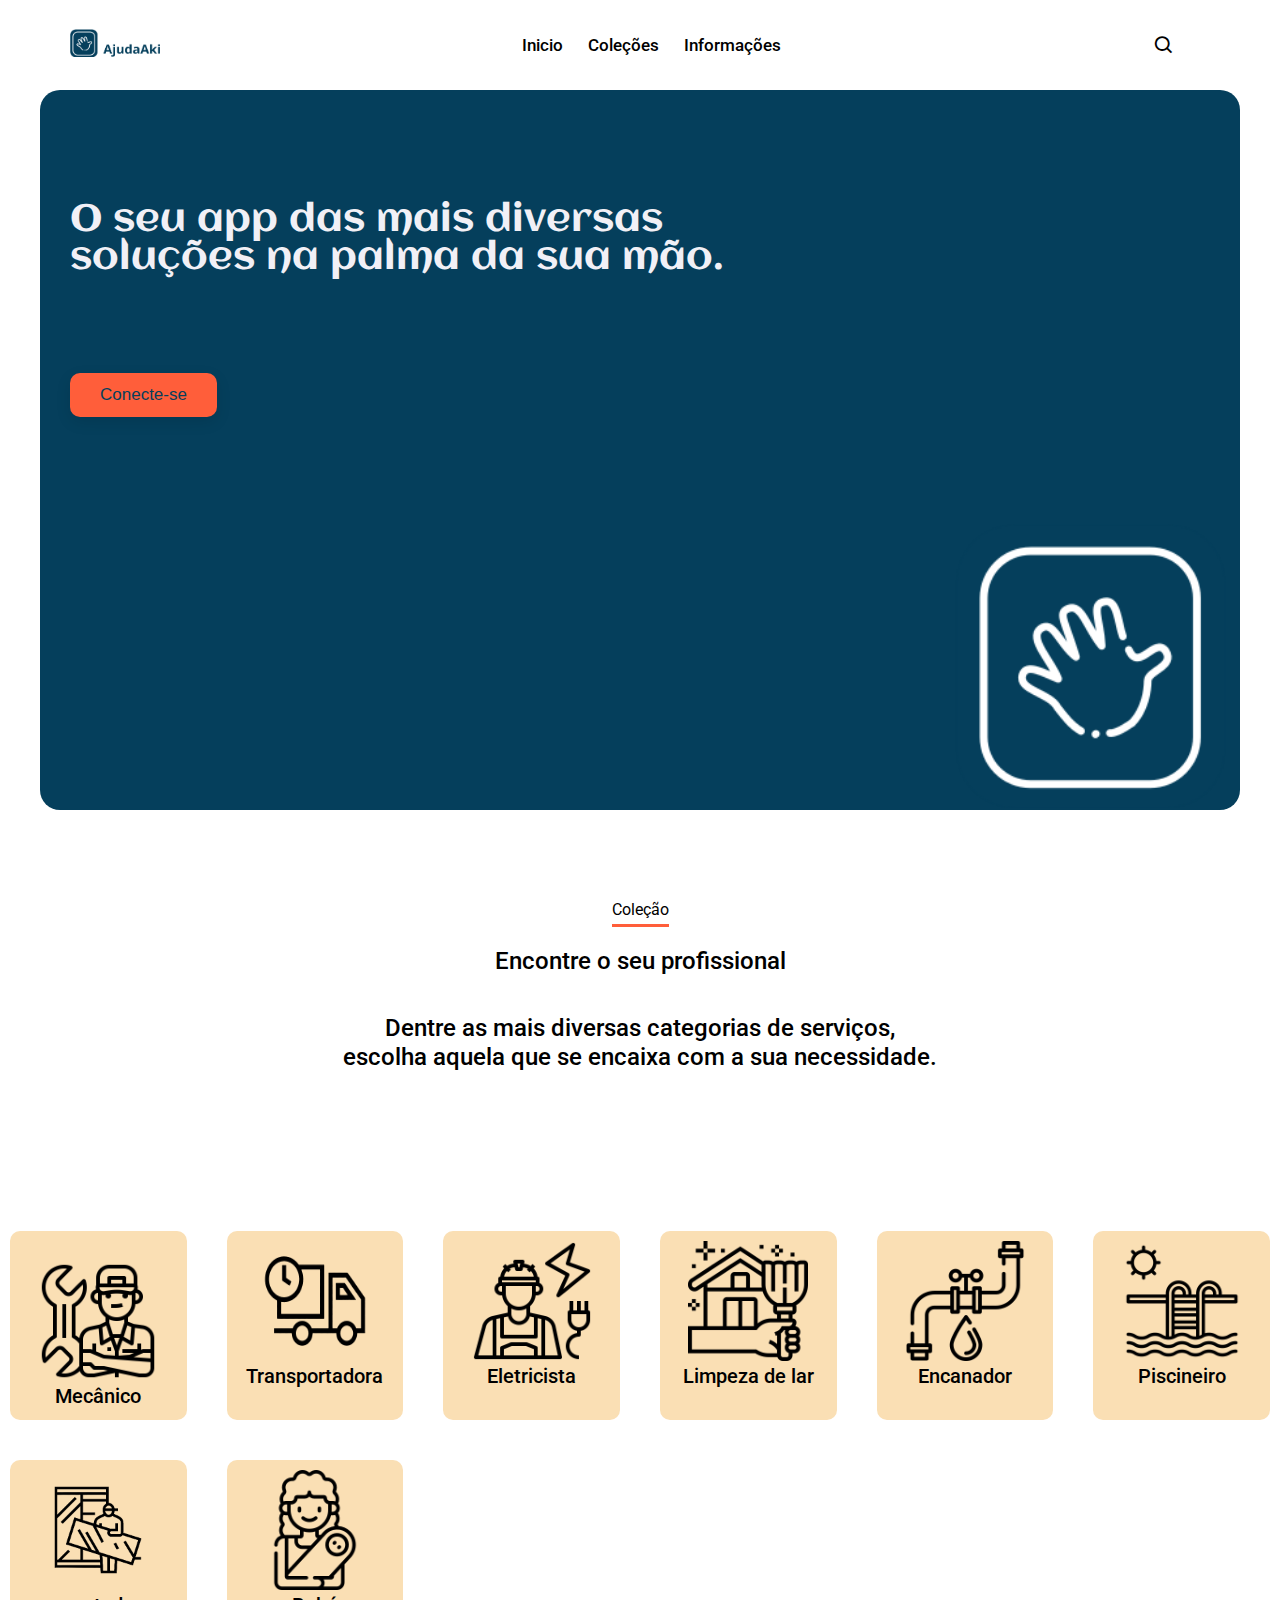
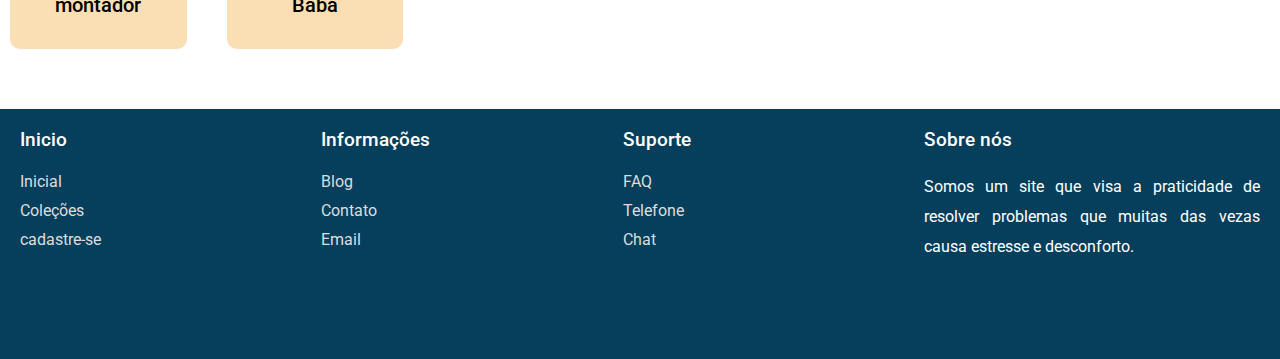
<file: index.html>
<!DOCTYPE html>
<html lang="pt-br">
  <head>
    <meta charset="UTF-8" />
    <meta http-equiv="X-UA-Compatible" content="IE=edge" />
    <meta name="viewport" content="width=device-width, initial-scale=1.0" />
     <!-- ====== Favicon ====== -->
    <link
    rel="shortcut icon"
    href="images/icone.jpg"
    type="image/x-icon" 
    />
    <!-- ====== Boxicons ====== -->
    <link
      href="https://unpkg.com/boxicons@2.0.9/css/boxicons.min.css"
      rel="stylesheet"
    />
    <!-- ====== Swiper CSS ====== -->
    <link
      rel="stylesheet"
      href="https://unpkg.com/swiper/swiper-bundle.min.css"
    />
    <!-- ====== Custom CSS ====== -->
    <link rel="stylesheet" href="./css/styles.css" />
    <title>AjudaAki</title>
   
  </head>
  <body>
    <!-- ====== Header ====== -->
     <header class="header" id="header">
    <!-- ====== Navigation ====== -->
     <nav class="navbar" id="navbar">
      <div class="row container d-flex">  
      <div class="logo">
        <img src="./images/AjudaAki.png" alt="" height="28" width="90">       
      </div>
      <div class="hamburger">
        <i class='bx bx-menu-alt-right'></i>
      </div>
      <div class="nav-list d-flex">
        <a href="#header">Inicio</a>
        <a href="#services">Coleções</a>
        <a href="#boxs">Informações</a>
        <div class="close">
          <i class="bx bx-x"></i>
        </div>
        <a href="" class="user-link">Login</a>
    </div>
        <div class="icons d-flex">
        <div class="icon d-flex"><i class="bx bx-search"></i></div>
       
        <span></span>
         </div>
        </div>
      </div>
      
        <!--------Hamburger--------->
        
    </div>
     </nav>
        <!--------Hero--------->
        <div class="hero" id="hero">
          <div class="row container d-flex">
            <div class="col">
              <span class="subtitle"></span>
              <h1>O seu app das mais diversas <br>soluções na palma da sua mão.</h1>
              <br><br><br><br><br><a href="./contato/contanto.html"><button class="btn">Conecte-se</button></a>

            </div>
            <img src="./images/logo.png" alt=""/>
            
          </div>
        </div>

     </header>
    <!-- ====== Header Section ends ====== -->
    <section class="section collection" >
      <div class="title">
        <span>Coleção</span>
        <h2>Encontre o seu profissional</h2>
       <br> <br><h2>Dentre as mais diversas categorias de serviços,<br>
          escolha aquela que se encaixa com a sua necessidade.</h2>
      </div>
    </section>
      <section class="services" id="services">

        <div class="box-container">

          <div class="box">
           <br> <img src="images/mecanico1.0.png" alt="">
            <h3>Mecânico</h3>
          </div>
          <div class="box">
            <img src="images/Transportadora.png" alt="">
            <h3>Transportadora</h3>
          </div>
          <div class="box">
            <img src="images/eletricista.png" alt="">
            <h3>Eletricista</h3>
          </div>
          <div class="box">
            <img src="images/limpeza.png" alt="">
            <h3>Limpeza de lar</h3>
          </div>
          <div class="box">
            <img src="images/encanador.png" alt="">
            <h3>Encanador</h3>
          </div>
          <div class="box">
            <img src="images/piscineiro.png" alt="">
            <h3>Piscineiro</h3>
          </div>
          <div class="box">
            <img src="images/montador.png" alt="">
            <h3>montador</h3>
          </div>
          <div class="box">
            <img src="images/babá.png" alt="">
            <h3>Babá</h3>
          </div>
        </div>
      </section>     


      <!-- ====== Rodapé ====== -->
      <footer>
        <div class="boxs" id="boxs">
          <h3>Inicio</h3>
          <ul>
            <li><a href="#header">Inicial</a></li>
            <li><a href="#services">Coleções</a></li>
            <li><a href="#boxs">cadastre-se</a></li>
          </ul>
        </div>
        <div class="boxs">
          <h3>Informações</h3>
          <ul>
           <li><a href="#">Blog</a></li>
            <li><a href="#">Contato</a></li>
            <li><a href="#">Email</a></li>
          </ul></div>
        <div class="boxs">
          <h3>Suporte</h3>
          <ul>
            <li><a href="#">FAQ</a></li>
            <li><a href="#">Telefone</a></li>
            <li><a href="#">Chat</a></li>
          </ul></div>
          <div class="boxs">
            <h3>Sobre nós</h3>
            <p>
            Somos um site  que visa a praticidade de resolver problemas que muitas das vezas causa estresse e desconforto. 
            </p>
          </div>
      </footer>
     
    <!-- ====== SwiperJs ====== -->
    <script src="https://unpkg.com/swiper/swiper-bundle.min.js"></script>

    <!-- ====== Custom Script ====== -->
    <script src="./js/product.js"></script>
    <script src="./js/main.js"></script>
  </body>
</html>
</file>
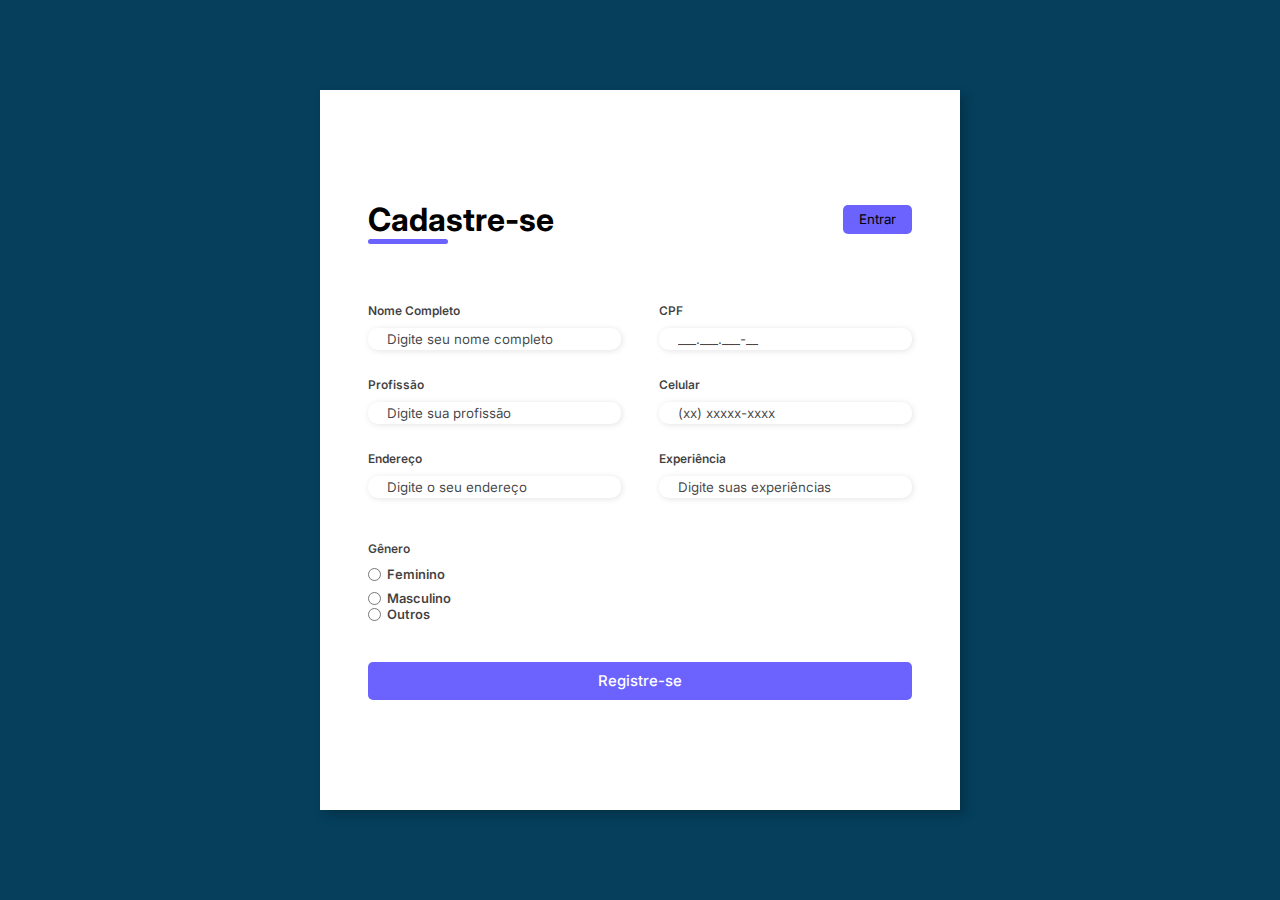
<file: cadastro/cadastro.html>
<!DOCTYPE html>
<html lang="pt-br">
<head>
    <meta charset="UTF-8">
    <meta http-equiv="X-UA-Compatible" content="IE=edge">
    <meta name="viewport" content="width=device-width, initial-scale=1.0">
    <link rel="stylesheet" href="./css/cadastro.css">
    <title>AjudAki</title>
    <link
    rel="shortcut icon"
    href="img/icone.jpg"
    type="image/x-icon" 
    />
</head>
<body>
    <div class="container">
        <div class="form-image">
            <img src="./img/icone.jpg">
        </div>
        <div class="form">
            <form action="#">
                <div class="form-header">
                    <div class="title">
                        <h1>Cadastre-se</h1>
                    </div>
                    <div class="login-button">
                        <button><a href="#"></a>Entrar</button>
                    </div>
                </div>
                <div class="input-group">
                    <div class="input-box">
                        <label for="firstname">Nome Completo</label>
                        <input id="firstname" type="text" name="firstname" placeholder="Digite seu nome completo" required>
                    </div>
                    <div class="input-box">
                        <label for="number">CPF</label>
                        <input id="number" type="text" name="number" placeholder="___.___.___-__" required>
                    </div>
                    <div class="input-box">
                        <label for="profession">Profissão</label>
                        <input id="profession" type="text" name="profession" placeholder="Digite sua profissão" required>
                    </div>
                    <div class="input-box">
                        <label for="number">Celular</label>
                        <input id="number" type="tel" name="number" placeholder="(xx) xxxxx-xxxx" required>
                    </div>
                    <div class="input-box">
                        <label for="address">Endereço</label>
                        <input id="address" type="text" name="address" placeholder="Digite o seu endereço" required>
                    </div>
                    <div class="input-box">
                        <label for="experience">Experiência</label>
                        <input id="experience" type="text" name="experience" placeholder="Digite suas experiências" required>
                    </div>  
                </div>

                <div class="gender-inputs">
                    <div class="gender-title">
                        <h6>Gênero</h6>
                    </div>
                    <div class="gender-group">
                        <div class="gender-input">
                            <input type="radio" id="femele" name="gender">
                            <label for="femele">Feminino</label>
                        </div>
                    </div>
                    <div class="gender-input">
                        <input type="radio" id="mele" name="gender">
                        <label for="mele">Masculino</label>
                    </div>
                    <div class="gender-input">
                        <input type="radio" id="others" name="gender">
                        <label for="others">Outros</label>
                    </div>
                </div>
                <div class="continue-button">
                    <button><a href="#">Registre-se</a></button>
                </div>
            </form>

        </div>
    </div>
</body>
</html>
</file>
<file: css/styles.css>
@charset "UTF-8";
/* ========== Google Fonts =========== */
@import url('https://fonts.googleapis.com/css2?family=Roboto:wght@300;400;500;700&display=swap');
@import url('https://fonts.googleapis.com/css2?family=Aclonica&display=swap');

/* ========== CSS Variables =========== */
:root {
  --primary-color: #ff5e3a;
  --default-color: #4f5665;
  --black-color: #000;
  --grey-color: #f6f6f6;
  --white-color: #fff;
  --lightpink: #ffcce0;
  --blue: #1a1aff;
  --custom: #1a1aff;
  --color: #4d4d4d;
  --lightblue: #ccccff;
  --box-shadow-1: 0 5px 15px rgba(0, 0, 0, 0.1);
  --box-shadow-2: 0 5px 15px rgba(255, 94, 58, 0.2);
  --gradient: linear-gradient(to bottom, #fccb90, #ff9a9e);
  --btn-gradient: linear-gradient(to bottom, #ff5151 50%, #ff5e3a);
}

*,
*::after,
*::before {
  box-sizing: inherit;
  margin: 0;
  padding: 0;
  border: none;
  outline: none;
}

html {
  font-size: 62.5%;
  box-sizing: border-box;
}

body {
  font-family: 'Roboto', sans-serif;
  font-size: 1.6rem;
  font-weight: 400;
  color: var(--black-color);
  background-color: var(--white-color);
}

h1,
h2,
h3,
h4 {
  color: var(--black-color);
  line-height: 1.2;
  font-weight: 500;
}

a {
  text-decoration: none;
  color: inherit;
}

li {
  list-style-type: none;
}

section {
  padding: 5rem 0 5rem;
  overflow: hidden;
}

p {
  line-height: 3rem;
}

img {
  max-width: 100%;
  height: auto;
}


/* ========== Custom Classes =========== */
.container {
  max-width: 120rem;
  padding: 0 3rem;
  margin: auto;
}

@media (min-width: 1600px) {
  .container {
    max-width: 160rem;
  }
}

@media (max-width: 567px) {
  .container {
    padding: 0 1rem;
  }
}

.d-flex {
  display: flex;
  align-items: center;
}
/* ========== Header =========== */
.header {
  margin-bottom: 4rem;
}

/* ========== Navbar =========== */

.header .navbar{
  padding: 2.5rem 0;
  position: relative;
  z-index: 1;
}

.header .navbar .row {
  justify-content: space-between;
}

.header .navbar .row .nav-list a{
  display:inline-block;
  padding: 1rem;
  font-size: 1.7rem;
  font-weight: 500;
  color: var(--black-color)
}

.header .navbar .row .nav-list a.user-link{
  display:none;
}

.header .navbar .row .nav-list a:not(:last-child){
  margin-right: 0.5rem;
}

.header .navbar .row .nav-list a:hover{
  color: var(--primary-color);
}

.header .navbar .row .icons .icon {
  font-size: 2.2rem;
  padding: 0.5rem;
  color: var(--black-color);
  cursor: pointer;
  justify-content: center;
  position:relative;
}

.header .navbar .row .icons .icon:not(:last-child){
  margin-right: 3rem;
}

.header .navbar .row .icons .icon span{
  display: block;
  width: 1rem;
  height: 1rem;
  background-color: var(--primary-color);
  border: 1px solid var(--black-color);
  position: absolute;
  top: .3rem;
  right: .4rem;
  border-radius: 50%;
}

.header .navbar .row .icons .icon:hover{
  background-color: #f1f0f6;
}

.header .hamburger,
.header .close{
  display: none;
}

@media(min-width: 1600px){
  .header .navbar{
    padding: 4rem 0;
  }
}

@media(max-width: 768px){
  .header .navbar .row .icons{
   display:none;
  }


.header .navbar .row .nav-list{
  position: fixed;
  top:0;
  right: -100%;
  width: 100%;
  max-width: 35rem;
  height: 100%;
  background-color: var(--white-color);
  z-index: 1000;
  flex-direction:column;
  align-items: flex-start;
  padding: 4rem 1rem;
  transition: 0.5s;
  cursor: pointer;
}
.header .navbar .row .nav-list a{
  font-size:1.8rem;
}

.header .navbar .row .nav-list a:not(:last-child){
  margin: 0 0 1rem 0;
}

.header .navbar .row .nav-list .close{
  display: block;
  position: absolute;
  top: 2.5rem;
  right: 2.5rem;
  color: var(--black-color);
  font-size: 3rem;
}

.header .navbar .row .nav-list.show{
  right: 0;

}
.header .navbar .row .hamburger{
  display: block;
  font-size: 3rem;
  color: var(--black-color);
  cursor: pointer;
}
}
/* ========== Hero =========== */

.header .hero{
  height: 80vh;
  margin: 0 3rem;
}

  .header .hero .row{
    height: 100%;
    background: url('../images/imagemdefundo.png') center/cover no-repeat fixed;
    border-radius: 2rem;
    position:relative;
   
  }

.header .hero .row .col{
  margin-left: 5rem;
}

.header .hero .row .col .subtitle{
  display: block;
  font-size: 1.8rem;
  margin-bottom: 4rem;
}

.header .hero .row .col h1{
  font-family: 'Aclonica', sans-serif;
  font-size: 4rem;
  line-height: 1;

}

.header .hero .row .col h1 .i{
  color: var(--primary-color);
  position: relative;
}

.header .hero .row .col h1 .i::before{
  content:'1';
  position: absolute;
  color: var(--black-color);
}

.header .hero .row .col p{
  font-size: 2rem;
  margin-bottom: 6rem;
}

.header .hero .row .col .btn{
  display: inline-block;
  padding: 1.5rem 6rem;
  border-radius: 1rem;
  color:var(--white-color);
  font-weight: 500;
  font-size: 1.8rem;
  background: var(--primary-color);
  box-shadow: var(--box-shadow-1);
  color:#053F5C;
  font-size: 1.7rem;
  padding-top:1rem;
  cursor: pointer;

}
h1{
  color: #f1f0f6;

}
.header .hero .row img {
  position: absolute;
  right:0;
  bottom:0;
}


@media (max-width: 1338px){
  .header .hero .row img{
    width:30rem;
  }
}

@media(max-width: 1064px){
  .header .hero .row .col h1{
    font-size:8rem;
  }
}

@media (max-width: 1338px){
  .header .hero .row .col{
    position:absolute;
    top:10%;
    margin-left:0;
  }
  .header .hero .row .col .subtitle{
    font-size: 1.6rem
  }

  .header .hero .row .col h1{
    font-size: 3.8rem;
  }
  .header .hero .row .col p{
    font-size: 1.6rem;
  }
  .header .hero .row .col .btn{
    padding: 1.2rem 3rem;
  }

  .header .hero .row img{
    width: 30rem ;
  }
}

@media(max-width: 576px){
  .header .hero{
    height: 100vh;
    margin: 0 1rem;
  }

  .header .hero .row .col .subtitle{
    font-size: 1.6rem;
    margin-bottom: 1.5rem;

  }

  .header .hero .row .col h1{
    font-size: 6rem;
  }

  .header .hero .row .col p{
    font-size: 1.6rem;
    margin-bottom: 2rem;
  }

  .header .hero .row .col .btn{
    padding: 1.2rem 4rem;
  }

  .header .hero .row img{
    width: 20rem;
  }
}
/* ========== Header Section ends =========== */
.section .title{
  text-align: center;
  margin-bottom: 5rem;
}

.section .title span{
  display:inline-block;
  border-bottom:3px solid var(--primary-color) ;
  padding-bottom: 0.5rem;
  margin-bottom: 2rem;
  position: relative;
}

.section .title span::before{
  content:"";
  position: absolute;
  bottom: -0,7rem;
  right: 2rem;
  width:1rem;
  height:1em;
  border-radius:50%;
}

.section .title h2{
  font-size: 2.4rem;
}

.services .box-container{
  margin: 0 auto;

  display: grid;
  grid-template-columns: repeat(auto-fit, minmax(16rem, 1fr));
  gap: 4rem;
  padding: 1rem;
}

.services .box-container .box{
  width: 100%;
height: 189px;
  text-align: center;
 background: #FADFB4;
 border-radius: 1rem;
 cursor: pointer;

}

.services .box-container .box:hover{
 background:#8DA9C4 ;
}

.services .box-container .box img{
 height:12rem;
}

.services .box-container .box{
 color:#053F5C;
 font-size: 1.7rem;
 padding-top:1rem;

}
h3{
  color:var(--black-color)
}

/* ========== Rodapé =========== */

.conteudo{
  width:100%;
  height:50vh;
  display: flex;
  justify-content:center;
  align-items: center;
}

.conteudo h2{
  font-size: 15vw;
  text-transform:uppercase
}

footer{
  width:100%;
  min-height: 250px;
  background:#053F5C ;
  display:flex;
}

footer .boxs{
  width: 320px;
  min-height: 150px;
  padding: 20px;
}

footer .boxs:nth-child(4){
  width:400px;
}

.boxs h3{
  color:#fff;
  margin-bottom: 20px;
}

.boxs ul li{
  margin: 10px 0px;
  list-style: none;
}

.boxs ul li a{
  color:#ddd;
  text-decoration: none;
}

.boxs ul li a:hover{
  color:#fff;
}

.boxs p{
  color:#fff;
  text-align: justify;
}



@media(max-width: 950px){

  footer{
    flex-direction: column;
  }
  footer .boxs{
    width:100%;
    text-align: center;
  }
  footer .boxs:nth-child(4){
    width: 100%;
  }
}
</file>
<file: cadastro/css/cadastro.css>
@import url('https://fonts.googleapis.com/css2?family=Inter:wght@100;200;300;400;500;600&display=swap');

*{
    padding: 0;
    margin: 0;
    box-sizing: border-box;
    font-family: 'Inter', sans-serif;
}

body{
    width: 100%;
    height: 100vh;
    display: flex;
    justify-content: center;
    align-items: center;
    background: #053F5C;
}

.container{
    width:80%;
    height: 80vh;
    display: flex;
    box-shadow:5px 5px 10px rgba(0, 0, 0, .212);
}

.form-icon{
    width: 50%;
    display: flex;
    justify-content: center;
    align-items: center;
    background-color: #053F5C; 
    padding:1rem;
}

.form-image img{
    width: 31rem;
}

.form{
    width: 50%;
    display:flex;
    justify-content: center;
    align-items: center;
    flex-direction: column;
    background-color:#fff;
    padding: 3rem;
}

.form-header{
    margin-bottom: 3rem;
    display: flex;
    justify-content: space-between;
}

.login-button{
    display: flex;
    align-items: center;
}

.login-button button {
    border: none;
    background-color:#6c63ff ; 
    padding: 0.4rem 1rem;
    border-radius: 5px;
    cursor: pointer;
 }

.login-button button:hover{
    background-color: #6b63fff1;
}

.login-button button a{
    text-decoration: none;
    font-weight: 500;
    color: #fff;
}

.form-header h1::after{
    content:'';
    display: block;
    width: 5rem;
    height: 0.3rem;
    background-color:#6c63ff;
    margin: 0 auto;
    position: absolute;
    border-radius: 10px;
}

.input-group{
    display: flex;
    flex-wrap: wrap;
    justify-content:space-between;
    padding: 1rem 0;
}

.input-box{
    display: flex;
    flex-direction: column;
    margin-bottom: 1.1rem;
}

.input-box input{
    margin: 0.6rem 0;
    padding: 0.2rem 1.2rem;
    border: none;
    border-radius: 10px;
    box-shadow: 1px 1px 6px #0000001c;

}

.input-box input:hover {
    background-color: #eeeeee75;
}

.input-box input:focus-visible{
    outline: 1px solid #6c63ff;
}

.input-box label,
.gender-title h6{
    font-size: 0.75rem;
    font-weight: 600;
    color: #000000c0;
}

.input-box input::placeholder{
    color:#000000be;
}

.gender-group{
    display: flex;
    justify-content: space-between;
    margin-top: 0.62rem;
    padding: 0 0 .5rem;
}

.gender-input{
    display: flex;
    align-items: center;
}

.gender-input input{
    margin-right: 0.35rem;
}

.gender-input label{
    font-size: 0.81rem;
    font-weight: 600;
    color: #000000c0;
}

.continue-button button{
    width: 100%;
    margin-top: 2.5rem;
    border: none;
    background-color: #6c63ff;
    padding: 0.62rem;
    border-radius: 5px;
    cursor:pointer;
}
.continue-button button:hover{
    background-color: #6b63fff1;
}

.continue-button button a{
    text-decoration:none;
    font-size: 0.93rem;
    font-weight: 500;
    color: #fff;
}

@media screen and (max-width:1338px){
  .form-image{
    display:none;
  }
  .container{
    width: 50%;
  }
  .form{
    width:100%;
  }
}
@media screen and (max-width:1064px){
   .container{
    width: 90%;
    height: auto;
   }
   .input-group{
    flex-direction:column ;
    overflow-y: scroll;
    flex-wrap: nowrap;
    max-height: 10rem;
    padding-right:5rem;
   }
}
</file>
